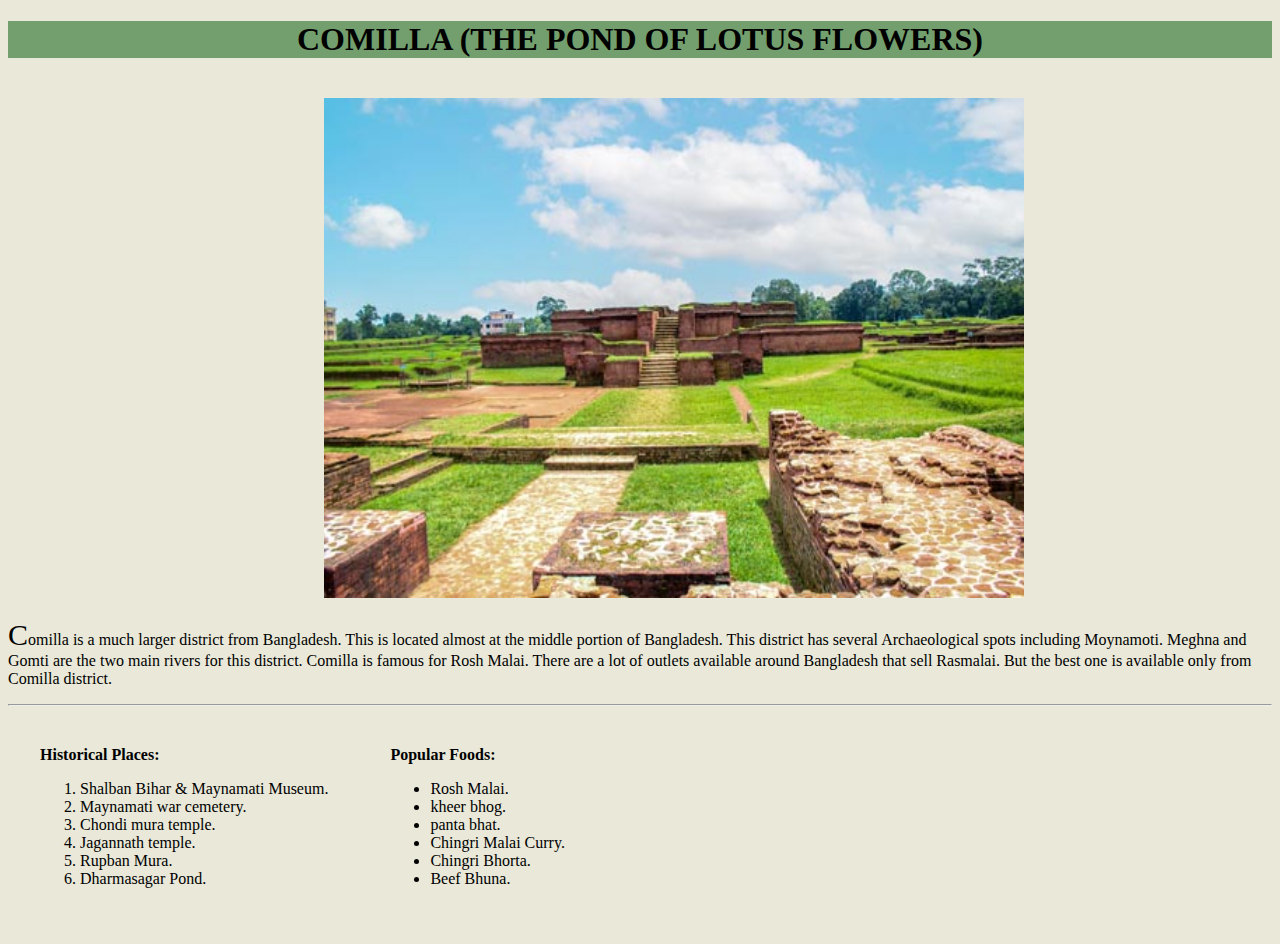
<file: 3rd-semister/Web-Application-Lab/task-1/index.html>
<!DOCTYPE html>
<html lang="en">
<head>
    <meta charset="UTF-8">
    <meta name="viewport" content="width=device-width, initial-scale=1.0">
    <title>Comilla</title>
    <link rel="stylesheet" href="style.css">
</head>
<body>
    <h1><b>Comilla (The pond of lotus flowers)</b></h1>
    <br>
    <img src="ll.jpg" alt="Places in Comilla">

    <p><big id="one">C</big>omilla is a much larger district from Bangladesh. This is located almost at the middle portion of Bangladesh. This district has several Archaeological spots including Moynamoti. Meghna and Gomti are the two main rivers for this district. Comilla is famous for Rosh Malai. There are a lot of outlets available around Bangladesh that sell Rasmalai. But the best one is available only from Comilla district.</p>
    <hr>
    
    <table>
        <tr>
            <td>   
            <b>Historical Places:</b>
                <ol>
                    <li>Shalban Bihar & Maynamati Museum.</li>
                    <li>Maynamati war cemetery.</li>
                    <li>Chondi mura temple.</li>
                    <li>Jagannath temple.</li>
                    <li>Rupban Mura.</li>
                    <li>Dharmasagar Pond.</li>
                </ol>
            </td>
            <td>
           
                <b>Popular Foods:</b>
                <ul>
                    <li>Rosh Malai.</li>
                    <li>kheer bhog.</li>
                    <li>panta bhat.</li>
                    <li>Chingri Malai Curry.</li>
                    <li>Chingri Bhorta.</li>
                    <li>Beef Bhuna.</li>
                </ul>
            </td>
        </tr>
    </table>

</body>
</html>
</file>
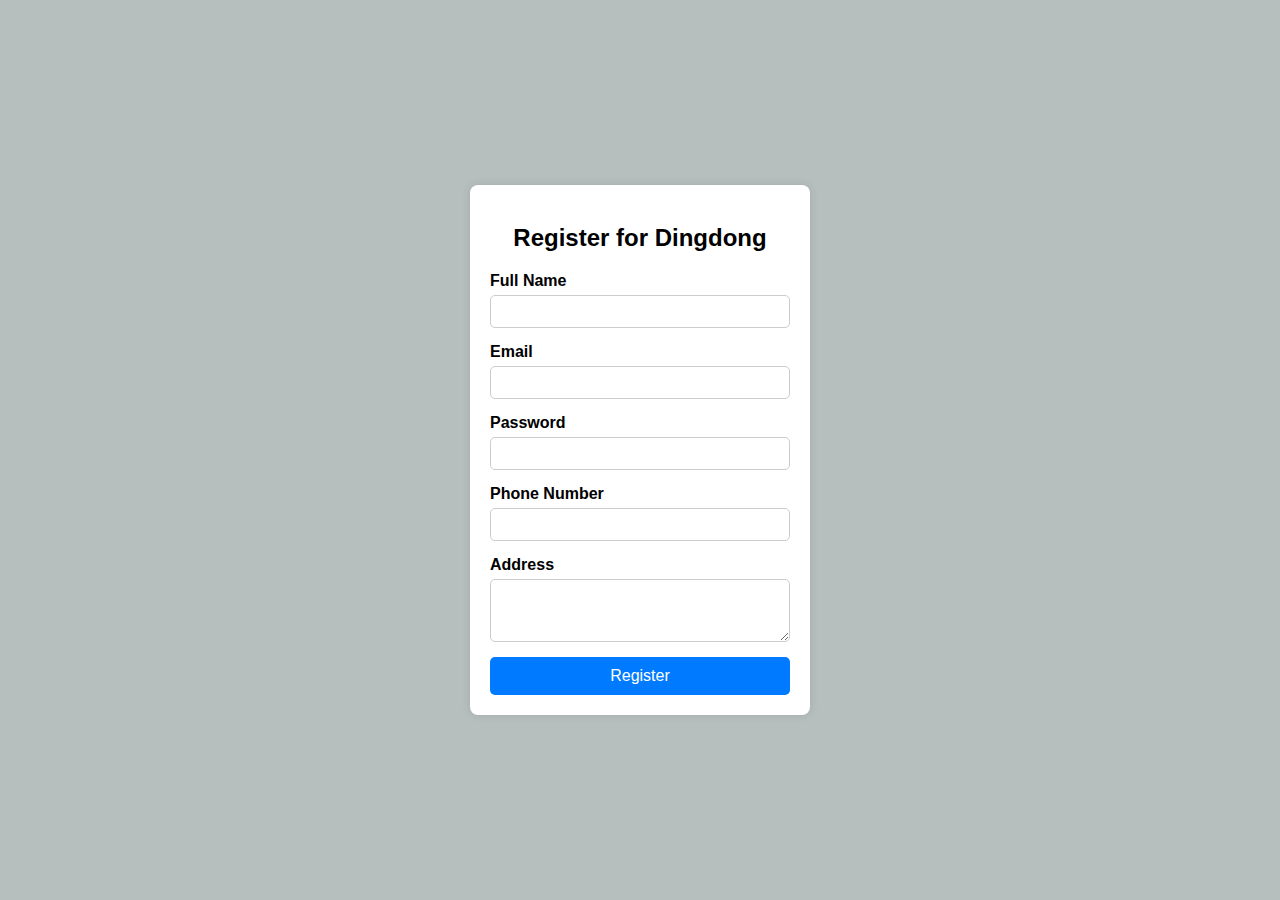
<file: 3rd-semister/Web-Application-Lab/task-2/index.html>
<!DOCTYPE html>
<html lang="en">
<head>
    <meta charset="UTF-8">
    <meta name="viewport" content="width=device-width, initial-scale=1.0">
    <title>Dingdong - Registration</title>
    <link rel="stylesheet" href="style.css">
</head>
<body>
    <div class="container">
        <h2>Register for Dingdong</h2>
        <form action="register.php" method="post">
            <label for="name">Full Name</label>
            <input type="text" id="name" name="name" required>

            <label for="email">Email</label>
            <input type="email" id="email" name="email" required>

            <label for="password">Password</label>
            <input type="password" id="password" name="password" required>

            <label for="phone">Phone Number</label>
            <input type="tel" id="phone" name="phone" required>

            <label for="address">Address</label>
            <textarea id="address" name="address" rows="3" required></textarea>

            <button type="submit">Register</button>
        </form>
    </div>
</body>
</html>
</file>
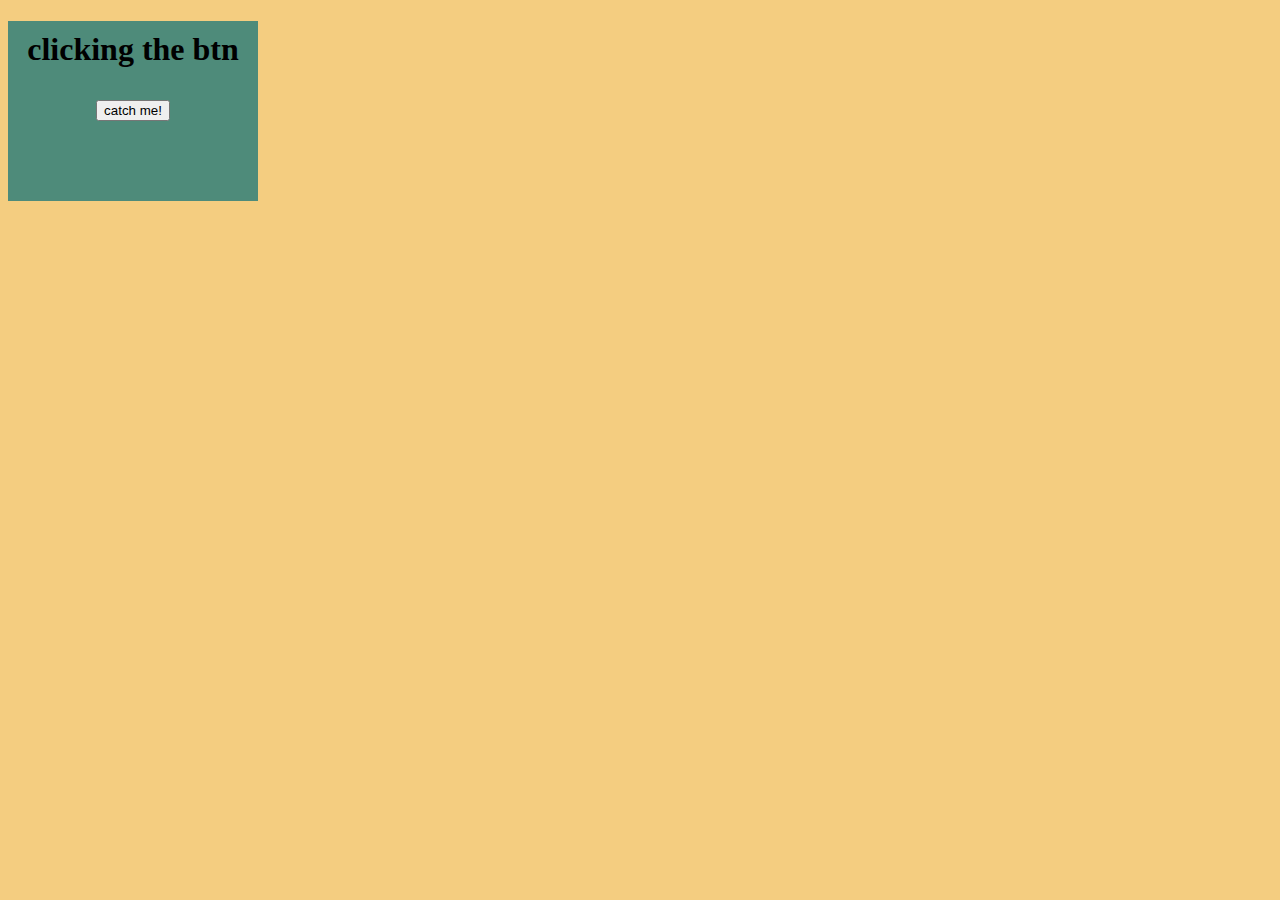
<file: 3rd-semister/Web-Application-Lab/task-3/index.html>
<!DOCTYPE html>
<html lang="en">
<head>
    <meta charset="UTF-8">
    <meta name="viewport" content="width=device-width, initial-scale=1.0">
    <title>Click it!</title>
    <link rel="stylesheet" href="style.css">
</head>
<body>
    
    <div class="btn">
        <h1>clicking the btn</h1>
        <input type="button" value="catch me!" id="bt">
    </div>
    
</body>
</html>
</file>
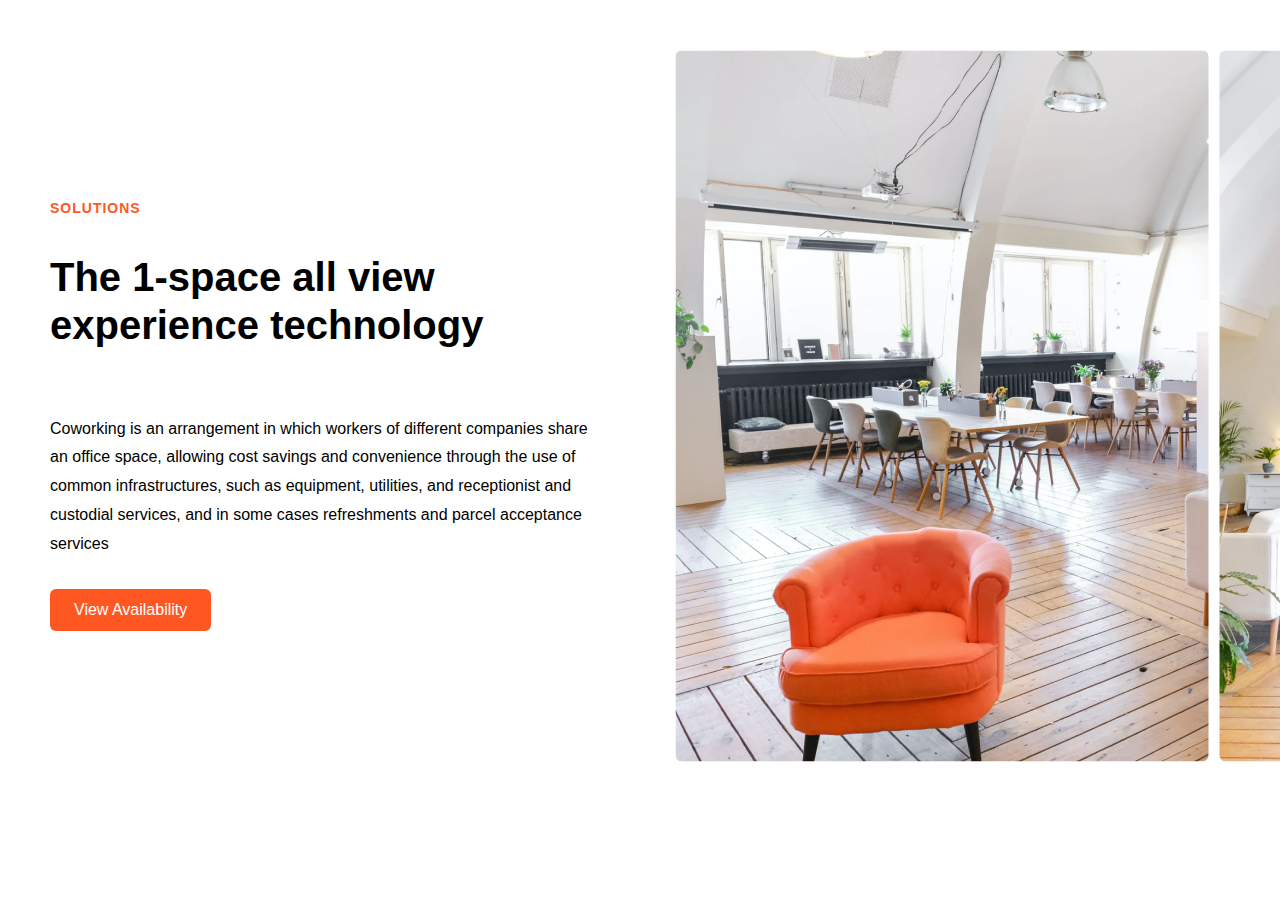
<file: 3rd-semister/Web-Application-Lab/task-4/assign-1049/index.html>
<!DOCTYPE html>
<html lang="en">
<head>
    <meta charset="UTF-8">
    <meta name="viewport" content="width=device-width, initial-scale=1.0">
    <title>Document</title>
    <link rel="stylesheet" href="style.css">
</head>
<body>
    <div id="f1">
        <div id="text-1">
          <h4>SOLUTIONS</h4>
          <h1>The 1-space all view experience technology</h1> 
          <br>
          <p>Coworking is an arrangement in which workers of different companies share an office space, allowing cost savings and convenience through the use of common infrastructures, such as equipment, utilities, and receptionist and custodial services, and in some cases refreshments and parcel acceptance services</p>
          <button id="btn">View Availability</button>
        </div>
        <div id="image">
          <img src="office pic-1.png" alt="pic-1">
          <img src="office pic-2.png" alt="pic-2">
        </div>
      </div>
      
</body>
</html>
</file>
<file: 3rd-semister/Web-Application-Lab/task-1/style.css>
body{
    background-color: rgb(233, 232, 217);
 
 }
 h1{
     text-transform: uppercase;
     text-align: center;
     background-color: rgb(114, 159, 109);
 }
 
 td{
     padding: 30px;
 }
 img{
    height: 500px;
    width: 700px;
    margin-left: 25% ;

 }
 h2{
     padding-bottom: 5px;
 }
 #one{
     font-size: 30px;
 }
</file>
<file: 3rd-semister/Web-Application-Lab/task-2/style.css>
body {
    font-family: Arial, sans-serif;
    background-color: #b6bebe;
    display: flex;
    justify-content: center;
    align-items: center;
    height: 100vh;
    margin: 0;
}

.container {
    background: #fff;
    padding: 20px;
    width: 300px;
    box-shadow: 0 0 10px rgba(0, 0, 0, 0.1);
    border-radius: 8px;
}

h2 {
    text-align: center;
    margin-bottom: 20px;
}

form {
    display: flex;
    flex-direction: column;
}

label {
    margin-bottom: 5px;
    font-weight: bold;
}

input, textarea {
    padding: 8px;
    margin-bottom: 15px;
    border: 1px solid #ccc;
    border-radius: 5px;
}

button {
    padding: 10px;
    background: #007bff;
    color: #fff;
    border: none;
    cursor: pointer;
    border-radius: 5px;
    font-size: 16px;
}

button:hover {
    background: #30e718;
}
</file>
<file: 3rd-semister/Web-Application-Lab/task-3/style.css>
body{
    background-color:rgb(244, 205, 128);
}

.btn{
    height: 180px;
    width: 250px;
    background-color: rgb(78, 139, 122);
    transition: all 2s;
    transition-timing-function: linear;
    transition-delay: 1s;
    border: 2px;
    text-align: center ;
    position: relative;
   
    }

.btn:hover {
    width: 350px;
    height: 250px;
    background-color: rgb(78, 94, 86);
    transform: rotate(360deg);
    border-radius: 15px;
    margin-top: 25%;
    margin-left: 40%;
    text-shadow: 2px 1px 2px;
    /* font-size: 16px; */
    
    #bt{
        background-color: rgb(69, 106, 106);
        border-radius: 5px;
        height: 12%;
        width: 120px;
        margin-top: 3%;
        margin-left: 30%;
        /* padding: 15px 32px; */
        align-items: center;
         
        display: block;
        animation-name: btw;
        animation-duration: 5s;
        animation-timing-function: ease-in;
        animation-delay: 2s;
        animation-iteration-count: 2;
        animation-direction: alternate;
        
        h1{
            text-align: center;
        }
      } 
   
  } */
  body{
      width: 300px;
      height: 300px;
  }
 
  @keyframes btw{
    0%{
        
        margin-left: 0%;
        margin-top: 0%;  
        transform: rotate3d(360deg);
    } 
    25%{
        background-color: rgb(116, 90, 90);
        margin-left: 100%;
        margin-top: 0%;
        border-radius: 50%;
        transform: rotate(360deg);
       
    }
    50%{
        background-color: rgb(186, 126, 126);
        margin-top: 100%;
        margin-left: 100%;
        
    }
    75%{
        background-color: rgb(205, 152, 152);
        margin-top: 100%;
        margin-left: 75%;
        border-radius: 50%;
        transform: rotate(360deg);
    }
    100%{
     
     margin-left: 100%;
     margin-top: 0%;  
    }
 }
h1{
    padding: 10px ;
}
</file>
<file: 3rd-semister/Web-Application-Lab/task-4/assign-1049/style.css>
body {
    background-color: #fff;
    font-family: Arial, sans-serif;
    margin: 0;
    padding: 50px;
    display: flex;
    justify-content: center;
}

#f1 {
    display: flex;
    max-width: 1200px;
    width: 100%;
    gap: 40px;
    align-items: center;
}

#text-1 {
    flex: 1;
    display: flex;
    flex-direction: column;
    justify-content: center;
    padding-right: 30px;
}

h4 {
    color: #FF5722;
    font-size: 14px;
    text-transform: uppercase;
    letter-spacing: 1px;
    margin-bottom: 10px;
    padding: 0;
}

h1 {
    font-size: 40px;
    font-weight: 600;
    line-height: 1.2;
    padding-bottom: 5px;
    /* margin-bottom: 20px; */
}

p {
    font-size: 16px;
    line-height: 1.8;
    margin-bottom: 30px;
}

#btn {
    padding: 12px 24px;
    background-color: #FF5722;
    color: white;
    border: none;
    border-radius: 6px;
    font-size: 16px;
    width: fit-content;
    cursor: pointer;
}

#image {
    flex: 1;
    display: flex;
    gap: 10px;
    align-items: flex-start;
}

#image img {
    width: 100%;
    height: auto;
    border-radius: 8px;
    object-fit: cover;
}
</file>
